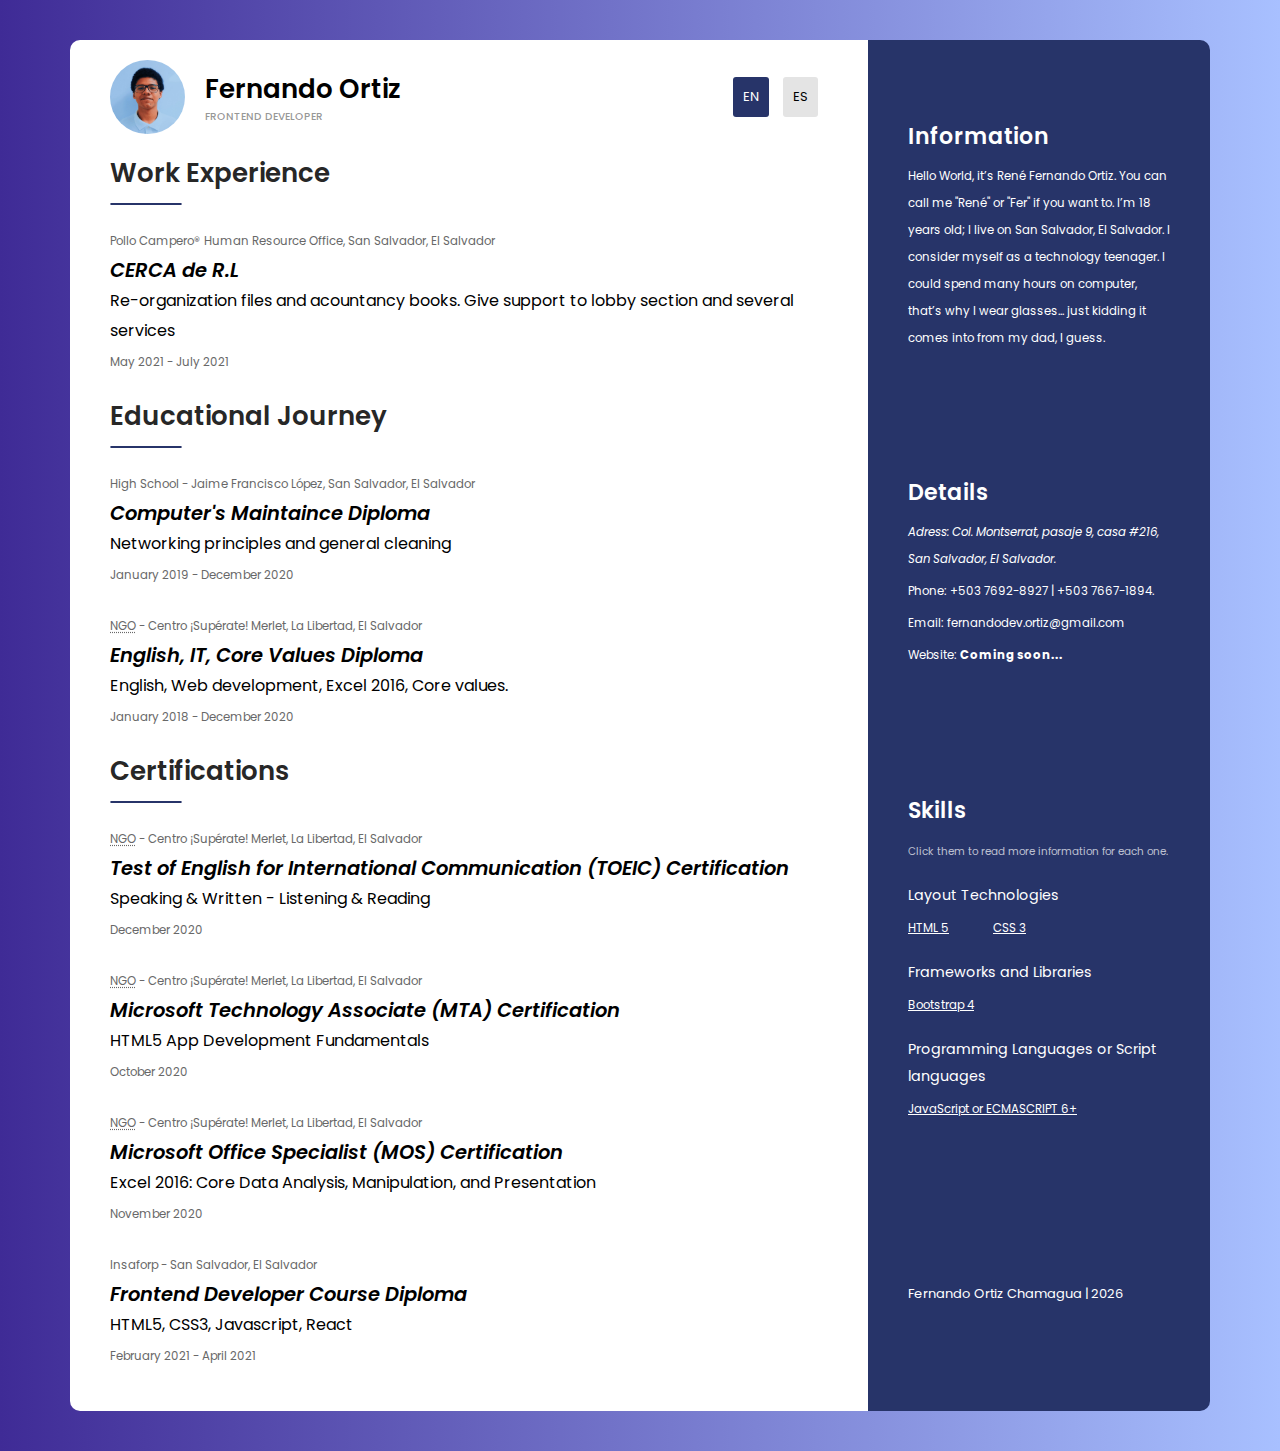
<file: index.html>
<!DOCTYPE html>
<html lang="en">
<head>
   <meta charset="UTF-8">
   <meta http-equiv="X-UA-Compatible" content="IE=edge">
   <meta name="viewport" content="width=device-width, initial-scale=1.0">
   <link rel="stylesheet" href="css/main.css">
   <title>Curriculum Vitae</title>
</head>
<body>
   <div class="container">
      <section class="main">
         <header class="header">
            <section class="name">
               <img src="img/foto-perfil.jpg" alt="René Fernando Ortiz">
               <article>
                  <h1>Fernando Ortiz</h1>
                  <h3>Frontend Developer</h3>
               </article>
            </section>
            <section class="lang-buttons">
               <a href="index.html" class="lang-button active">EN</a>
               <a href="spanish-index/index-es.html" class="lang-button">ES</a>
            </section>
         </header>
         <article class="employement">
            <h2>Work Experience</h2>
            <hr>
            <div class="develop">
               <span>Pollo Campero&reg; Human Resource Office, San Salvador, El Salvador</span>
               <h4>CERCA de R.L</h4>
               <p>Re-organization files and acountancy books. Give support to lobby section and several services</p>
               <small>May 2021 - July 2021</small>
            </div>
         </article>
         <article class="educational">
            <h2>Educational Journey</h2>
            <hr>
            <div class="develop">
               <span>High School - Jaime Francisco López, San Salvador, El Salvador</span>
               <h4>Computer's Maintaince Diploma</h4>
               <p>Networking principles and general cleaning</p>
               <small>January 2019 - December 2020</small>
            </div>
            <div class="develop">
               <span><abbr title="Non Governmental Organization">NGO</abbr> - <a href="https://www.superate.org.sv">Centro ¡Supérate! Merlet</a>, La Libertad, El Salvador</span>
               <h4>English, IT, Core Values Diploma</h4>
               <p>English, Web development, Excel 2016, Core values.</p>
               <small>January 2018 - December 2020</small>
            </div>
         </article>
         <article class="certifications">
            <h2>Certifications</h2>
            <hr>
            <div class="develop">
               <span><abbr title="Non Governmental Organization">NGO</abbr> - <a href="https://www.superate.org.sv">Centro ¡Supérate! Merlet</a>, La Libertad, El Salvador</span>
               <h4>Test of English for International Communication (TOEIC) Certification</h4>
               <p>Speaking & Written - Listening & Reading</p>
               <small>December 2020</small>
            </div>
            <div class="develop">
               <span><abbr title="Non Governmental Organization">NGO</abbr> - <a href="https://www.superate.org.sv">Centro ¡Supérate! Merlet</a>, La Libertad, El Salvador</span>
               <h4>Microsoft Technology Associate (MTA) Certification</h4>
               <p>HTML5 App Development Fundamentals</p>
               <small>October 2020</small>
            </div>
            <div class="develop">
               <span><abbr title="Non Governmental Organization">NGO</abbr> - <a href="https://www.superate.org.sv">Centro ¡Supérate! Merlet</a>, La Libertad, El Salvador</span>
               <h4>Microsoft Office Specialist (MOS) Certification</h4>
               <p>Excel 2016: Core Data Analysis, Manipulation, and Presentation</p>
               <small>November 2020</small>
            </div>
            <div class="develop">
               <span><a href="https://www.insaforp.org.sv/">Insaforp</a> - San Salvador, El Salvador</span>
               <h4>Frontend Developer Course Diploma</h4>
               <p>HTML5, CSS3, Javascript, React</p>
               <small>February 2021 - April 2021</small>
            </div>
         </article>
      </section>
      <aside class="aside">
         <div>
            <h2>Information</h2>
            <p>Hello World, it’s René Fernando Ortiz. You can call me "René" or "Fer" if you want to. I’m 18 years old; I live on San Salvador, El Salvador. I consider myself as a technology teenager. I could spend many hours on computer, that’s why I wear glasses... just kidding it comes into from my dad, I guess.</p>
         </div>
         <div>
            <h2>Details</h2>
            <address>Adress: Col. Montserrat, pasaje 9, casa #216, San Salvador, El Salvador.</address>
            <p>Phone: +503 7692-8927 | +503 7667-1894.</p>
            <p>Email: <a class="email" href="mailto:fernandodev.ortiz@gmail.com">fernandodev.ortiz@gmail.com</a></p>
            <p>Website: <span class="website">Coming soon...</span></p>
         </div>
         <div class="skills">
            <h2>Skills</h2>
            <small>Click them to read more information for each one.</small>
            <div class="technologies">
               <p>Layout Technologies</p>
               <span><a class="tech-link" href="#">HTML 5</a></span>
               <span><a class="tech-link" href="#">CSS 3</a></span>
            </div>
            <div class="technologies">
               <p>Frameworks and Libraries</p>
               <span><a class="tech-link" href="#">Bootstrap 4</a></span>
            </div>
            <div class="technologies">
               <p>Programming Languages or Script languages</p>
               <span><a class="tech-link" href="#">JavaScript or ECMASCRIPT 6+</a></span>
            </div>
         </div>

         <footer class="footer">
            <p>Fernando Ortiz Chamagua | <span id="year"></span></p>
         </footer>
      </aside>
      <section id="tech-info" class="tech-info">
         <article class="tech-header">
            <p>More information | <span class="tech-name" id="tech-name"></span></p>
            <button id="tech-close" class="tech-close-icon">
               <img src="img/x.svg" alt="Close window icon">
            </button>
         </article>
         <hr>
         <p class="tech-paragraph" id="tech-paragraph"></p>
      </section>
   </div>
   <script src="js/app.js"></script>
</body>
</html>
</file>
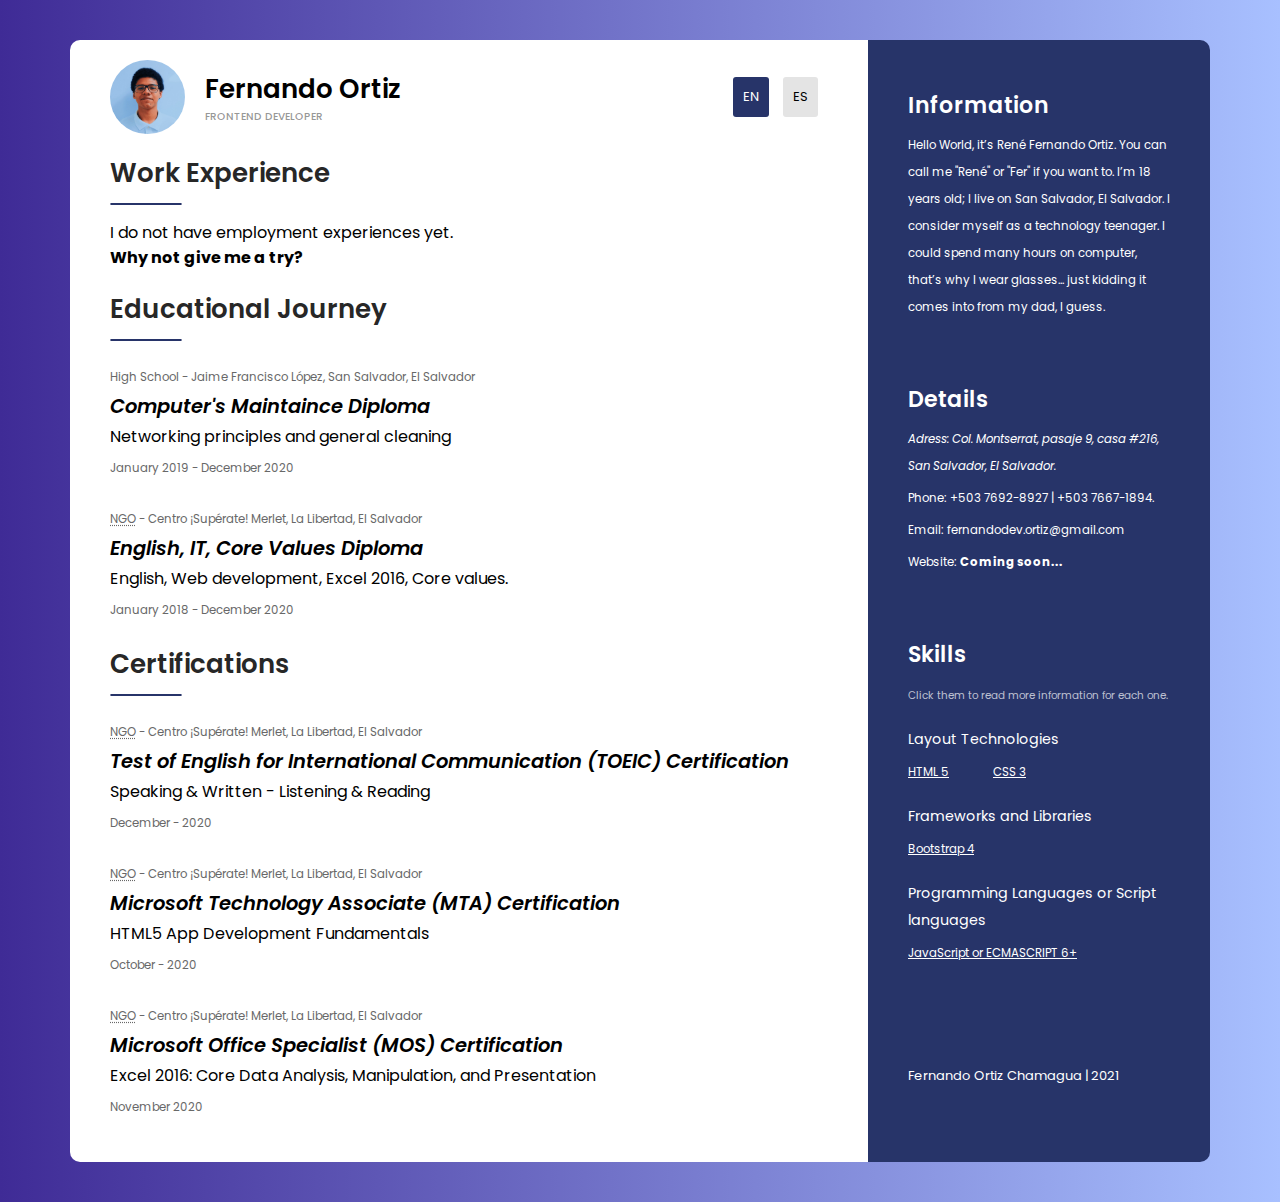
<file: index-en.html>
<!DOCTYPE html>
<html lang="en">
<head>
   <meta charset="UTF-8">
   <meta http-equiv="X-UA-Compatible" content="IE=edge">
   <meta name="viewport" content="width=device-width, initial-scale=1.0">
   <link rel="stylesheet" href="css/main.css">
   <title>Curriculum Vitae</title>
</head>
<body>
   <div class="container">
      <section class="main">
         <header class="header">
            <section class="name">
               <img src="img/foto-perfil.jpg" alt="René Fernando Ortiz">
               <article>
                  <h1>Fernando Ortiz</h1>
                  <h3>Frontend Developer</h3>
               </article>
            </section>
            <section class="lang-buttons">
               <a href="index-en.html" class="lang-button active">EN</a>
               <a href="spanish-index/index-es.html" class="lang-button">ES</a>
            </section>
         </header>
         <article class="employement">
            <h2>Work Experience</h2>
            <hr>
            <p>I do not have employment experiences yet.</p>
            <h4>Why not give me a try?</h4>
         </article>
         <article class="educational">
            <h2>Educational Journey</h2>
            <hr>
            <div class="develop">
               <span>High School - Jaime Francisco López, San Salvador, El Salvador</span>
               <h4>Computer's Maintaince Diploma</h4>
               <p>Networking principles and general cleaning</p>
               <small>January 2019 - December 2020</small>
            </div>
            <div class="develop">
               <span><abbr title="Non Governmental Organization">NGO</abbr> - <a href="https://www.superate.org.sv">Centro ¡Supérate! Merlet</a>, La Libertad, El Salvador</span>
               <h4>English, IT, Core Values Diploma</h4>
               <p>English, Web development, Excel 2016, Core values.</p>
               <small>January 2018 - December 2020</small>
            </div>
         </article>
         <article class="certifications">
            <h2>Certifications</h2>
            <hr>
            <div class="develop">
               <span><abbr title="Non Governmental Organization">NGO</abbr> - <a href="https://www.superate.org.sv">Centro ¡Supérate! Merlet</a>, La Libertad, El Salvador</span>
               <h4>Test of English for International Communication (TOEIC) Certification</h4>
               <p>Speaking & Written - Listening & Reading</p>
               <small>December - 2020</small>
            </div>
            <div class="develop">
               <span><abbr title="Non Governmental Organization">NGO</abbr> - <a href="https://www.superate.org.sv">Centro ¡Supérate! Merlet</a>, La Libertad, El Salvador</span>
               <h4>Microsoft Technology Associate (MTA) Certification</h4>
               <p>HTML5 App Development Fundamentals</p>
               <small>October - 2020</small>
            </div>
            <div class="develop">
               <span><abbr title="Non Governmental Organization">NGO</abbr> - <a href="https://www.superate.org.sv">Centro ¡Supérate! Merlet</a>, La Libertad, El Salvador</span>
               <h4>Microsoft Office Specialist (MOS) Certification</h4>
               <p>Excel 2016: Core Data Analysis, Manipulation, and Presentation</p>
               <small>November 2020</small>
            </div>
         </article>
      </section>
      <aside class="aside">
         <div>
            <h2>Information</h2>
            <p>Hello World, it’s René Fernando Ortiz. You can call me "René" or "Fer" if you want to. I’m 18 years old; I live on San Salvador, El Salvador. I consider myself as a technology teenager. I could spend many hours on computer, that’s why I wear glasses... just kidding it comes into from my dad, I guess.</p>
         </div>
         <div>
            <h2>Details</h2>
            <address>Adress: Col. Montserrat, pasaje 9, casa #216, San Salvador, El Salvador.</address>
            <p>Phone: +503 7692-8927 | +503 7667-1894.</p>
            <p>Email: <a class="email" href="mailto:fernandodev.ortiz@gmail.com">fernandodev.ortiz@gmail.com</a></p>
            <p>Website: <span class="website">Coming soon...</span></p>
         </div>
         <div class="skills">
            <h2>Skills</h2>
            <small>Click them to read more information for each one.</small>
            <div class="technologies">
               <p>Layout Technologies</p>
               <span><a class="tech-link" href="#">HTML 5</a></span>
               <span><a class="tech-link" href="#">CSS 3</a></span>
            </div>
            <div class="technologies">
               <p>Frameworks and Libraries</p>
               <span><a class="tech-link" href="#">Bootstrap 4</a></span>
            </div>
            <div class="technologies">
               <p>Programming Languages or Script languages</p>
               <span><a class="tech-link" href="#">JavaScript or ECMASCRIPT 6+</a></span>
            </div>
         </div>

         <footer class="footer">
            <p>Fernando Ortiz Chamagua | 2021</p>
         </footer>
      </aside>
      <section id="tech-info" class="tech-info">
         <article class="tech-header">
            <p>More information | <span class="tech-name" id="tech-name"></span></p>
            <button id="tech-close" class="tech-close-icon">
               <img src="img/x.svg" alt="Close window icon">
            </button>
         </article>
         <hr>
         <p class="tech-paragraph" id="tech-paragraph"></p>
      </section>
   </div>
   <script src="js/app.js"></script>
</body>
</html>
</file>
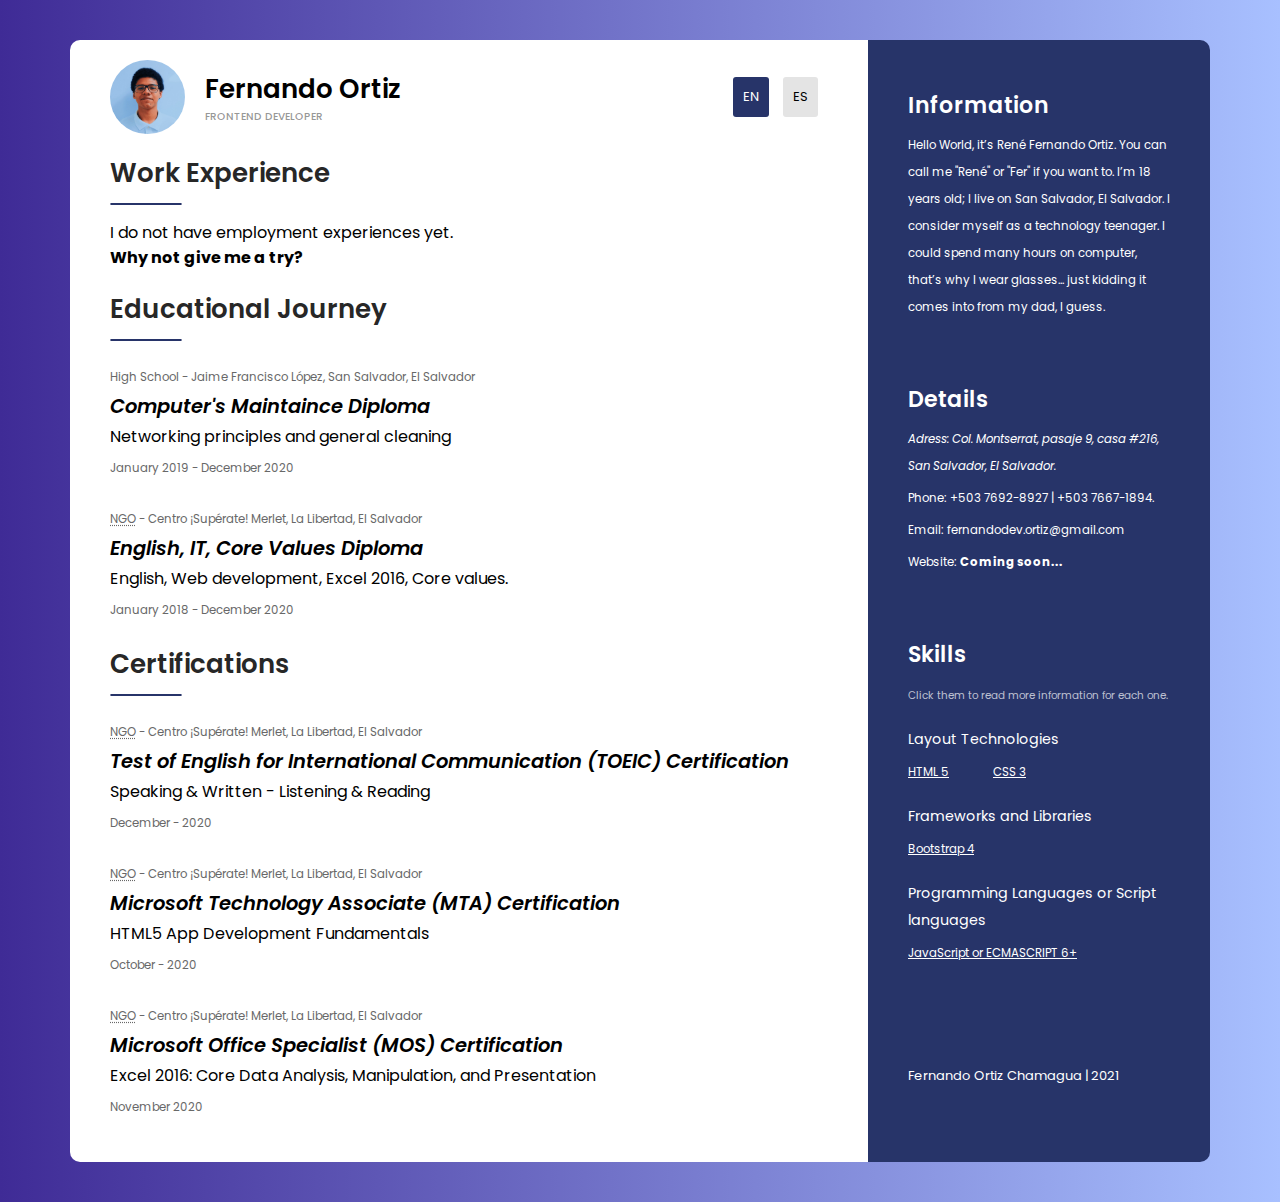
<file: index-languages/index-en.html>
<!DOCTYPE html>
<html lang="en">
<head>
   <meta charset="UTF-8">
   <meta http-equiv="X-UA-Compatible" content="IE=edge">
   <meta name="viewport" content="width=device-width, initial-scale=1.0">
   <link rel="stylesheet" href="../css/main.css">
   <title>Curriculum Vitae</title>
</head>
<body>
   <div class="container">
      <section class="main">
         <header class="header">
            <section class="name">
               <img src="../img/foto-perfil.jpg" alt="René Fernando Ortiz">
               <article>
                  <h1>Fernando Ortiz</h1>
                  <h3>Frontend Developer</h3>
               </article>
            </section>
            <section class="lang-buttons">
               <a href="index-en.html" class="lang-button active">EN</a>
               <a href="index-es.html" class="lang-button">ES</a>
            </section>
         </header>
         <article class="employement">
            <h2>Work Experience</h2>
            <hr>
            <p>I do not have employment experiences yet.</p>
            <h4>Why not give me a try?</h4>
         </article>
         <article class="educational">
            <h2>Educational Journey</h2>
            <hr>
            <div class="develop">
               <span>High School - Jaime Francisco López, San Salvador, El Salvador</span>
               <h4>Computer's Maintaince Diploma</h4>
               <p>Networking principles and general cleaning</p>
               <small>January 2019 - December 2020</small>
            </div>
            <div class="develop">
               <span><abbr title="Non Governmental Organization">NGO</abbr> - <a href="https://www.superate.org.sv">Centro ¡Supérate! Merlet</a>, La Libertad, El Salvador</span>
               <h4>English, IT, Core Values Diploma</h4>
               <p>English, Web development, Excel 2016, Core values.</p>
               <small>January 2018 - December 2020</small>
            </div>
         </article>
         <article class="certifications">
            <h2>Certifications</h2>
            <hr>
            <div class="develop">
               <span><abbr title="Non Governmental Organization">NGO</abbr> - <a href="https://www.superate.org.sv">Centro ¡Supérate! Merlet</a>, La Libertad, El Salvador</span>
               <h4>Test of English for International Communication (TOEIC) Certification</h4>
               <p>Speaking & Written - Listening & Reading</p>
               <small>December - 2020</small>
            </div>
            <div class="develop">
               <span><abbr title="Non Governmental Organization">NGO</abbr> - <a href="https://www.superate.org.sv">Centro ¡Supérate! Merlet</a>, La Libertad, El Salvador</span>
               <h4>Microsoft Technology Associate (MTA) Certification</h4>
               <p>HTML5 App Development Fundamentals</p>
               <small>October - 2020</small>
            </div>
            <div class="develop">
               <span><abbr title="Non Governmental Organization">NGO</abbr> - <a href="https://www.superate.org.sv">Centro ¡Supérate! Merlet</a>, La Libertad, El Salvador</span>
               <h4>Microsoft Office Specialist (MOS) Certification</h4>
               <p>Excel 2016: Core Data Analysis, Manipulation, and Presentation</p>
               <small>November 2020</small>
            </div>
         </article>
      </section>
      <aside class="aside">
         <div>
            <h2>Information</h2>
            <p>Hello World, it’s René Fernando Ortiz. You can call me "René" or "Fer" if you want to. I’m 18 years old; I live on San Salvador, El Salvador. I consider myself as a technology teenager. I could spend many hours on computer, that’s why I wear glasses... just kidding it comes into from my dad, I guess.</p>
         </div>
         <div>
            <h2>Details</h2>
            <address>Adress: Col. Montserrat, pasaje 9, casa #216, San Salvador, El Salvador.</address>
            <p>Phone: +503 7692-8927 | +503 7667-1894.</p>
            <p>Email: <a class="email" href="mailto:fernandodev.ortiz@gmail.com">fernandodev.ortiz@gmail.com</a></p>
            <p>Website: <span class="website">Coming soon...</span></p>
         </div>
         <div class="skills">
            <h2>Skills</h2>
            <small>Click them to read more information for each one.</small>
            <div class="technologies">
               <p>Layout Technologies</p>
               <span><a class="tech-link" href="#">HTML 5</a></span>
               <span><a class="tech-link" href="#">CSS 3</a></span>
            </div>
            <div class="technologies">
               <p>Frameworks and Libraries</p>
               <span><a class="tech-link" href="#">Bootstrap 4</a></span>
            </div>
            <div class="technologies">
               <p>Programming Languages or Script languages</p>
               <span><a class="tech-link" href="#">JavaScript or ECMASCRIPT 6+</a></span>
            </div>
         </div>

         <footer class="footer">
            <p>Fernando Ortiz Chamagua | 2021</p>
         </footer>
      </aside>
      <section id="tech-info" class="tech-info">
         <article class="tech-header">
            <p>More information | <span class="tech-name" id="tech-name"></span></p>
            <button id="tech-close" class="tech-close-icon">
               <img src="../img/x.svg" alt="Close window icon">
            </button>
         </article>
         <hr>
         <p class="tech-paragraph" id="tech-paragraph"></p>
      </section>
   </div>
   <script src="../js/app.js"></script>
</body>
</html>
</file>
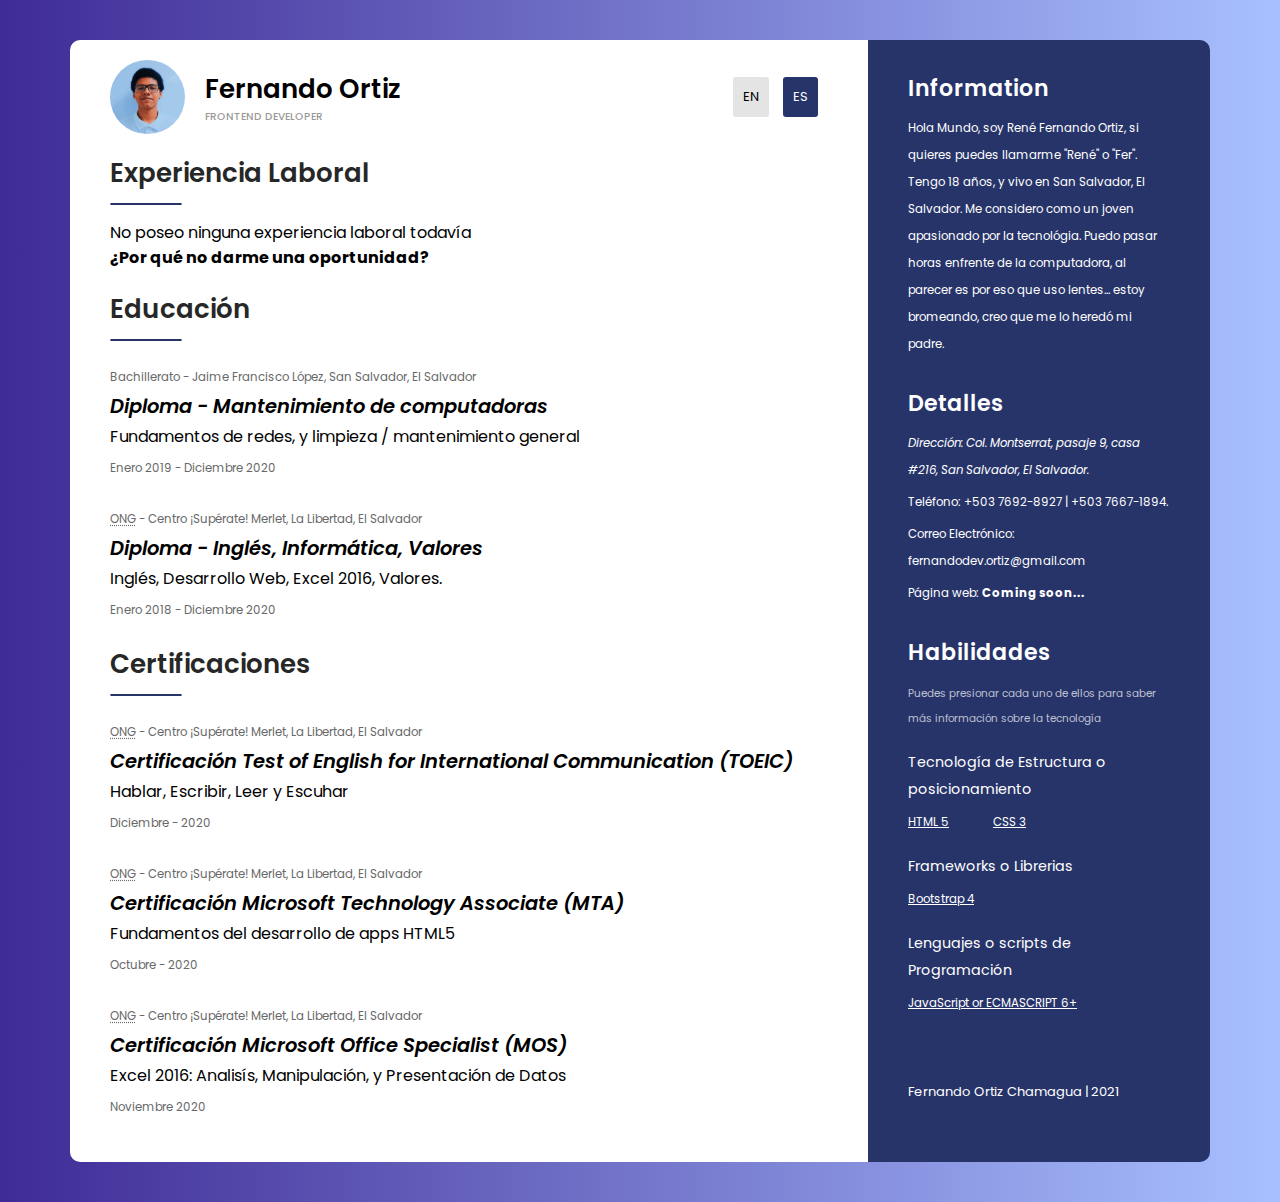
<file: index-languages/index-es.html>
<!DOCTYPE html>
<html lang="es">
<head>
   <meta charset="UTF-8">
   <meta http-equiv="X-UA-Compatible" content="IE=edge">
   <meta name="viewport" content="width=device-width, initial-scale=1.0">
   <link rel="stylesheet" href="../css/main.css">
   <title>Curriculum Vitae - Español</title>
</head>
<body>
   <div class="container">
      <section class="main">
         <header class="header">
            <section class="name">
               <img src="../img/foto-perfil.jpg" alt="René Fernando Ortiz">
               <article>
                  <h1>Fernando Ortiz</h1>
                  <h3>Frontend Developer</h3>
               </article>
            </section>
            <section class="lang-buttons">
               <a href="index-en.html" class="lang-button">EN</a>
               <a href="index-es.html" class="lang-button active">ES</a>
            </section>
         </header>
         <article class="employement">
            <h2>Experiencia Laboral</h2>
            <hr>
            <p>No poseo ninguna experiencia laboral todavía</p>
            <h4>¿Por qué no darme una oportunidad?</h4>
         </article>
         <article class="educational">
            <h2>Educación</h2>
            <hr>
            <div class="develop">
               <span>Bachillerato - Jaime Francisco López, San Salvador, El Salvador</span>
               <h4>Diploma - Mantenimiento de computadoras</h4>
               <p>Fundamentos de redes, y limpieza / mantenimiento general</p>
               <small>Enero 2019 - Diciembre 2020</small>
            </div>
            <div class="develop">
               <span><abbr title="Organización No Gubernamental">ONG</abbr> - <a href="https://www.superate.org.sv">Centro ¡Supérate! Merlet</a>, La Libertad, El Salvador</span>
               <h4>Diploma - Inglés, Informática, Valores</h4>
               <p>Inglés, Desarrollo Web, Excel 2016, Valores.</p>
               <small>Enero 2018 - Diciembre 2020</small>
            </div>
         </article>
         <article class="certifications">
            <h2>Certificaciones</h2>
            <hr>
            <div class="develop">
               <span><abbr title="Organización No Gubernamental">ONG</abbr> - <a href="https://www.superate.org.sv">Centro ¡Supérate! Merlet</a>, La Libertad, El Salvador</span>
               <h4>Certificación Test of English for International Communication (TOEIC) </h4>
               <p>Hablar, Escribir, Leer y Escuhar</p>
               <small>Diciembre - 2020</small>
            </div>
            <div class="develop">
               <span><abbr title="Organización No Gubernamental">ONG</abbr> - <a href="https://www.superate.org.sv">Centro ¡Supérate! Merlet</a>, La Libertad, El Salvador</span>
               <h4>Certificación Microsoft Technology Associate (MTA)</h4>
               <p>Fundamentos del desarrollo de apps HTML5</p>
               <small>Octubre - 2020</small>
            </div>
            <div class="develop">
               <span><abbr title="Organización No Gubernamental">ONG</abbr> - <a href="https://www.superate.org.sv">Centro ¡Supérate! Merlet</a>, La Libertad, El Salvador</span>
               <h4>Certificación Microsoft Office Specialist (MOS)</h4>
               <p>Excel 2016: Analisís, Manipulación, y Presentación de Datos</p>
               <small>Noviembre 2020</small>
            </div>
         </article>
      </section>
      <aside class="aside">
         <div>
            <h2>Information</h2>
            <p>Hola Mundo, soy René Fernando Ortiz, si quieres puedes llamarme "René" o "Fer". Tengo 18 años, y vivo en San Salvador, El Salvador. Me considero como un joven apasionado por la tecnológia. Puedo pasar horas enfrente de la computadora, al parecer es por eso que uso lentes... estoy bromeando, creo que me lo heredó mi padre.</p>
         </div>
         <div>
            <h2>Detalles</h2>
            <address>Dirección: Col. Montserrat, pasaje 9, casa #216, San Salvador, El Salvador.</address>
            <p>Teléfono: +503 7692-8927 | +503 7667-1894.</p>
            <p>Correo Electrónico: <a class="email" href="mailto:fernandodev.ortiz@gmail.com">fernandodev.ortiz@gmail.com</a></p>
            <p>Página web: <span class="website">Coming soon...</span></p>
         </div>
         <div class="skills">
            <h2>Habilidades</h2>
            <small>Puedes presionar cada uno de ellos para saber más información sobre la tecnología</small>
            <div class="technologies">
               <p>Tecnología de Estructura o posicionamiento</p>
               <span><a class="tech-link" href="#">HTML 5</a></span>
               <span><a class="tech-link" href="#">CSS 3</a></span>
            </div>
            <div class="technologies">
               <p>Frameworks o Librerias</p>
               <span><a class="tech-link" href="#">Bootstrap 4</a></span>
            </div>
            <div class="technologies">
               <p>Lenguajes o scripts de Programación</p>
               <span><a class="tech-link" href="#">JavaScript or ECMASCRIPT 6+</a></span>
            </div>
         </div>

         <footer class="footer">
            <p>Fernando Ortiz Chamagua | 2021</p>
         </footer>
      </aside>
      <section id="tech-info" class="tech-info">
         <article class="tech-header">
            <p>Más información | <span class="tech-name" id="tech-name"></span></p>
            <button id="tech-close" class="tech-close-icon">
               <img src="../img/x.svg" alt="Close window icon">
            </button>
         </article>
         <hr>
         <p class="tech-paragraph" id="tech-paragraph"></p>
      </section>
   </div>
   <script src="../js/app.js"></script>
</body>
</html>
</file>
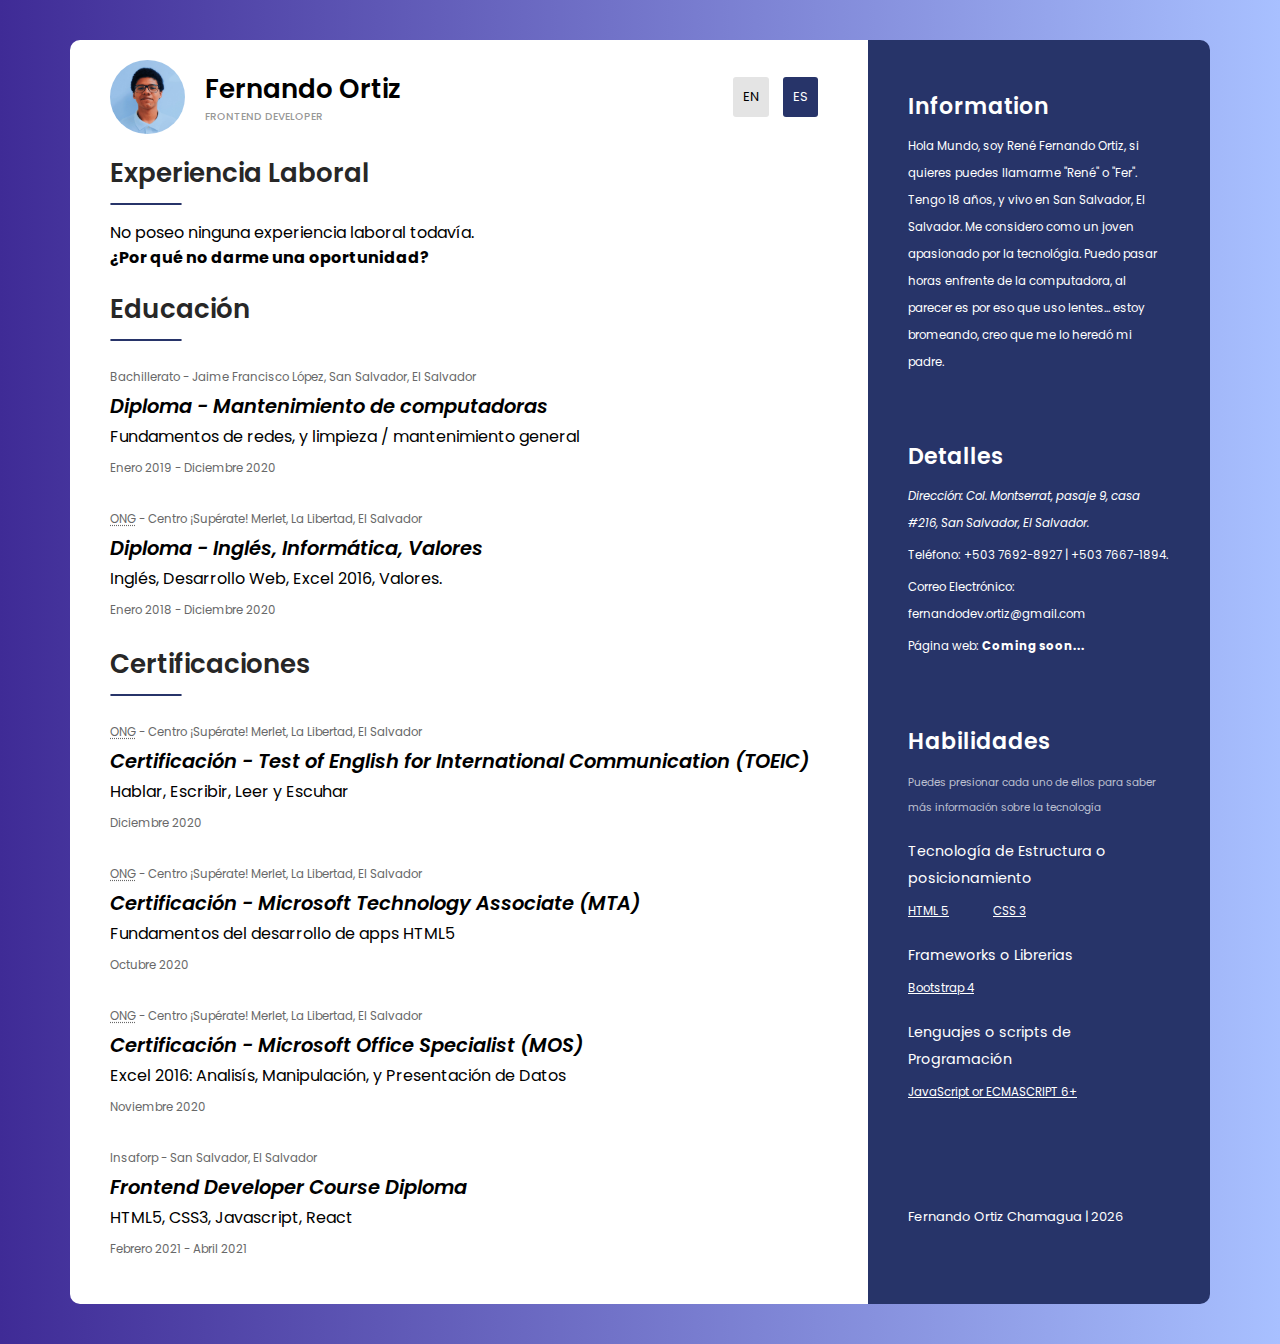
<file: spanish-index/index-es.html>
<!DOCTYPE html>
<html lang="es">
<head>
   <meta charset="UTF-8">
   <meta http-equiv="X-UA-Compatible" content="IE=edge">
   <meta name="viewport" content="width=device-width, initial-scale=1.0">
   <link rel="stylesheet" href="../css/main.css">
   <title>Curriculum Vitae - Español</title>
</head>
<body>
   <div class="container">
      <section class="main">
         <header class="header">
            <section class="name">
               <img src="../img/foto-perfil.jpg" alt="René Fernando Ortiz">
               <article>
                  <h1>Fernando Ortiz</h1>
                  <h3>Frontend Developer</h3>
               </article>
            </section>
            <section class="lang-buttons">
               <a href="../index.html" class="lang-button">EN</a>
               <a href="index-es.html" class="lang-button active">ES</a>
            </section>
         </header>
         <article class="employement">
            <h2>Experiencia Laboral</h2>
            <hr>
            <p>No poseo ninguna experiencia laboral todavía.</p>
            <h4>¿Por qué no darme una oportunidad?</h4>
         </article>
         <article class="educational">
            <h2>Educación</h2>
            <hr>
            <div class="develop">
               <span>Bachillerato - Jaime Francisco López, San Salvador, El Salvador</span>
               <h4>Diploma - Mantenimiento de computadoras</h4>
               <p>Fundamentos de redes, y limpieza / mantenimiento general</p>
               <small>Enero 2019 - Diciembre 2020</small>
            </div>
            <div class="develop">
               <span><abbr title="Organización No Gubernamental">ONG</abbr> - <a href="https://www.superate.org.sv">Centro ¡Supérate! Merlet</a>, La Libertad, El Salvador</span>
               <h4>Diploma - Inglés, Informática, Valores</h4>
               <p>Inglés, Desarrollo Web, Excel 2016, Valores.</p>
               <small>Enero 2018 - Diciembre 2020</small>
            </div>
         </article>
         <article class="certifications">
            <h2>Certificaciones</h2>
            <hr>
            <div class="develop">
               <span><abbr title="Organización No Gubernamental">ONG</abbr> - <a href="https://www.superate.org.sv">Centro ¡Supérate! Merlet</a>, La Libertad, El Salvador</span>
               <h4>Certificación - Test of English for International Communication (TOEIC) </h4>
               <p>Hablar, Escribir, Leer y Escuhar</p>
               <small>Diciembre 2020</small>
            </div>
            <div class="develop">
               <span><abbr title="Organización No Gubernamental">ONG</abbr> - <a href="https://www.superate.org.sv">Centro ¡Supérate! Merlet</a>, La Libertad, El Salvador</span>
               <h4>Certificación - Microsoft Technology Associate (MTA)</h4>
               <p>Fundamentos del desarrollo de apps HTML5</p>
               <small>Octubre 2020</small>
            </div>
            <div class="develop">
               <span><abbr title="Organización No Gubernamental">ONG</abbr> - <a href="https://www.superate.org.sv">Centro ¡Supérate! Merlet</a>, La Libertad, El Salvador</span>
               <h4>Certificación - Microsoft Office Specialist (MOS)</h4>
               <p>Excel 2016: Analisís, Manipulación, y Presentación de Datos</p>
               <small>Noviembre 2020</small>
            </div>
            <div class="develop">
               <span><a href="https://www.insaforp.org.sv/">Insaforp</a> - San Salvador, El Salvador</span>
               <h4>Frontend Developer Course Diploma</h4>
               <p>HTML5, CSS3, Javascript, React</p>
               <small>Febrero 2021 - Abril 2021</small>
            </div>
         </article>
      </section>
      <aside class="aside">
         <div>
            <h2>Information</h2>
            <p>Hola Mundo, soy René Fernando Ortiz, si quieres puedes llamarme "René" o "Fer". Tengo 18 años, y vivo en San Salvador, El Salvador. Me considero como un joven apasionado por la tecnológia. Puedo pasar horas enfrente de la computadora, al parecer es por eso que uso lentes... estoy bromeando, creo que me lo heredó mi padre.</p>
         </div>
         <div>
            <h2>Detalles</h2>
            <address>Dirección: Col. Montserrat, pasaje 9, casa #216, San Salvador, El Salvador.</address>
            <p>Teléfono: +503 7692-8927 | +503 7667-1894.</p>
            <p>Correo Electrónico: <a class="email" href="mailto:fernandodev.ortiz@gmail.com">fernandodev.ortiz@gmail.com</a></p>
            <p>Página web: <span class="website">Coming soon...</span></p>
         </div>
         <div class="skills">
            <h2>Habilidades</h2>
            <small>Puedes presionar cada uno de ellos para saber más información sobre la tecnología</small>
            <div class="technologies">
               <p>Tecnología de Estructura o posicionamiento</p>
               <span><a class="tech-link" href="#">HTML 5</a></span>
               <span><a class="tech-link" href="#">CSS 3</a></span>
            </div>
            <div class="technologies">
               <p>Frameworks o Librerias</p>
               <span><a class="tech-link" href="#">Bootstrap 4</a></span>
            </div>
            <div class="technologies">
               <p>Lenguajes o scripts de Programación</p>
               <span><a class="tech-link" href="#">JavaScript or ECMASCRIPT 6+</a></span>
            </div>
         </div>

         <footer class="footer">
            <p>Fernando Ortiz Chamagua | <span id="year"></span></p>
         </footer>
      </aside>
      <section id="tech-info" class="tech-info">
         <article class="tech-header">
            <p>Más información | <span class="tech-name" id="tech-name"></span></p>
            <button id="tech-close" class="tech-close-icon">
               <img src="../img/x.svg" alt="Close window icon">
            </button>
         </article>
         <hr>
         <p class="tech-paragraph" id="tech-paragraph"></p>
      </section>
   </div>
   <script src="../js/app.js"></script>
</body>
</html>
</file>
<file: css/main.css>
@import url('https://fonts.googleapis.com/css2?family=Poppins:ital,wght@0,400;0,500;0,600;1,500&display=swap');

:root {
   --asideColor: #273469;
   --grayColor: #686868;
   --font: 'Poppins';
   --semiBoldWeight: 600;
   --mediumWeight: 500;
   --regularWeight: 400
}
* {
   padding: 0;
   margin: 0;
   box-sizing: border-box;
   -webkit-box-sizing: border-box;
   -moz-box-sizing: border-box;
}
html, body {
   font-family: var(--font);
   font-size: 16px;
   background: #a8c0ff;
   background: -webkit-linear-gradient(to right, #3f2b96, #a8c0ff);
   background: linear-gradient(to right, #3f2b96, #a8c0ff);
   overflow-x: hidden;
}
button {outline: none;}
a {color: #FFF; text-decoration: none;}

.container {
   position: relative;
   margin: 40px 70px;
   display: grid;
   grid-template-columns: 60% 40%;
   grid-template-areas:
   "main aside";
}
.main {
   padding: 20px 40px;
   grid-area: main;
   background: #FFF;
   border-radius: 10px 0 0 10px;
}
/* Header */
.header {
   display: flex;
   justify-content: space-between;
   align-items: center;
   margin-bottom: 20px;
}

.name {
   display: flex;
   align-items: center;
}

.name article {margin-left: 20px;}

.name img {
   width: 75px;
   height: auto;
   vertical-align: top;
   border-radius: 50%;
}

.name h1 {
   font-weight: var(--semiBoldWeight);
   font-size: 2rem;
}
.name h3 {
   text-transform: uppercase;
   font-weight: var(--mediumWeight);
   font-size: 0.8rem;
   color: #686868b3;
}

.lang-buttons a {
   display: inline-block;
   margin-right: 10px;
   padding: 10px;
   font-weight: var(--regularWeight);
   font-size: 1rem;
   border-radius: 3px;
   color: #000;
   background: #e4e4e4;
}

.lang-buttons a:hover {
   transform: translateY(-5px);
   transition: 300ms;
}

.lang-buttons .active {
   background: var(--asideColor);
   color: #FFF;
}

/* Employement History */
.employement {margin-bottom: 20px;}
.employement h2, .educational h2, .certifications h2 {
   font-weight: var(--semiBoldWeight);
   font-size: 2rem;
   margin-bottom: 10px;
   color: #272727;
}
.main hr {
   width: 10%;
   border: 1px solid var(--asideColor);
   border-radius: 20px;
   margin: 5px 0 15px 0;
}
/* Develop class style */
.develop {
   margin: 20px 0;
   line-height: 30px;
   font-weight: var(--regularWeight);
}
.develop span, .develop small, .develop a {
   font-size: 0.9rem;
   color: var(--grayColor);
}
.develop a:hover {
   color: #272727;
   text-decoration: underline;
   transition: all 200ms;
}
.develop h4 {
   font-style: italic;
   font-weight: var(--semiBoldWeight);
   font-size: 1.5rem;
}
/* ---------------------------Aside Styles----------------------------------- */
.aside {
   grid-area: aside;
   display: flex;
   flex-direction: column;
   justify-content: space-around;
   align-items: flex-start;
   padding: 20px 40px;
   background: var(--asideColor);
   color: #fff;
   border-radius: 0 10px 10px 0;
}
.aside h2 {
   font-weight: var(--regularWeight);
   font-weight: 600;
   font-size: 1.7rem;
   padding-bottom: 10px;
}
.aside p, .aside i, .aside address {
   padding-bottom: 5px;
   line-height: 27px;
   font-weight: var(--regularWeight);
   font-size: 0.9rem;
   text-decoration: none;
   color: #FFF;
}
.aside .website {font-weight: bold;}
.aside strong {font-weight: 600;}
.aside .email:hover {text-decoration: underline;}
/*-------------------------Skills section styles---------------------------*/
.skills small {
   font-weight: var(--regularWeight);
   color: rgba(255, 255, 255, 0.7);
   font-size: 0.8rem;
}
.technologies {margin: 20px 0;}
.technologies p {font-size: 1.1rem;;}
.technologies span, .technologies a {
   font-weight: var(--regularWeight);
   font-size: 0.9rem;
   padding-right: 20px;
   color: #FFF;
   text-decoration: underline;
   cursor: pointer;
   transition: 200ms;
}
.technologies span:hover, .technologies a:hover {
   color: #FFF;
}
/* ------------------------Technologie container styles------------------------ */
.tech-info {
   display: none;
   position: absolute;
   bottom: 0;
   left: 0;
   width: 100%;
   padding: 20px 40px;
   font-weight: var(--regularWeight);
   font-weight: 400;
   background: #14213D;
   color: #FFF;
   border-radius: 0 0 10px 10px;
}
.tech-active {display: block; animation: show 0.7s ease;}
.tech-hidden {animation: hide 0.7s ease;}
/* Technologie header style */
.tech-header {
   display: flex;
   justify-content: space-between;
   align-items: flex-end;
}
.tech-header p {
   font-size: 1.2rem;
   color: #d6d6d6;
}
.tech-header span {
   font-weight: 500;
   letter-spacing: 0.5px;
   color: #FFF;
}
.tech-close-icon {
   border: none;
   border-radius: 5px;
   padding: 5px 10px;
   background: transparent;
   cursor: pointer;
   transition: 300ms;
}
.tech-close-icon:hover {
   background: #B50000;
   border-color: #B50000;
}
.tech-close-icon img {
   width: 100%;
   max-width: 2vw;
   display: block;
   margin: 0 auto;
}
/* Technologie body */
.tech-info hr {
   width: 10%;
   margin: 20px 0;
   border: 1px solid #FF9900;
}
.tech-paragraph {
   font-size: 0.9rem;
   line-height: 27px;
}
/*-------------------------Footer section style---------------------------------*/
.footer {
   margin: 0;
   padding: 20px 0;
   font-weight: var(--regularWeight);
}
.footer p {
   font-size: 1rem;
}
/* Keyframes to animate the tecnology information */
@keyframes show {
   from {transform: translateX(125%);}
   to {transform: translateX(0px);}
}
@keyframes hide {
   from {transform: translateX(0);}
   to {transform: translateX(125%);}
}
/* Media queries for the measure about 950px to avoid that the grid system do not bug */
@media screen and (max-width: 1400px) {
   html {font-size: 13px;}
   .container {grid-template-columns: 70% 30%;}
}
/* Media querie for measure about 800px to change the view of the page and show: first the main section and then the aside one. */
@media screen and (max-width: 900px) {
   html {font-size: 14px;}
   body {overflow: hidden;}
   .container {
      margin: 0 auto;
      grid-template-columns: 100% 100%;
      grid-template-areas: "main"
                           "aside";
   }
   .main, .aside {padding: 20px 30px; border-radius: 0px;}
   .aside div {margin: 20px 0;}
   .tech-close-icon img {max-width: 3vw;}
   .tech-info {
      border-radius: 0px;
   }

   @keyframes show {
      from {transform: translateY(125%);}
      to {transform: translateY(0px);}
   }
   @keyframes hide {
      from {transform: translateY(0);}
      to {transform: translateY(125%);}
   }
}
@media screen and (max-width: 600px) {
   .lang-buttons a {
      padding: 6px;
      font-size: 0.8rem;
   }

   .tech-close-icon img {max-width: 5vw;
   }

   .tech-info {font-size: 0.9rem;}
}
@media screen and (max-width: 400px) {
   .header {
      flex-direction: column;
      align-items: flex-start;
   }

   .lang-buttons {align-self: flex-start; margin-top: 3vh;}
   
   .tech-info {font-size: 14px;}

   .tech-close-icon img {max-width: 6vw;}
}
</file>
